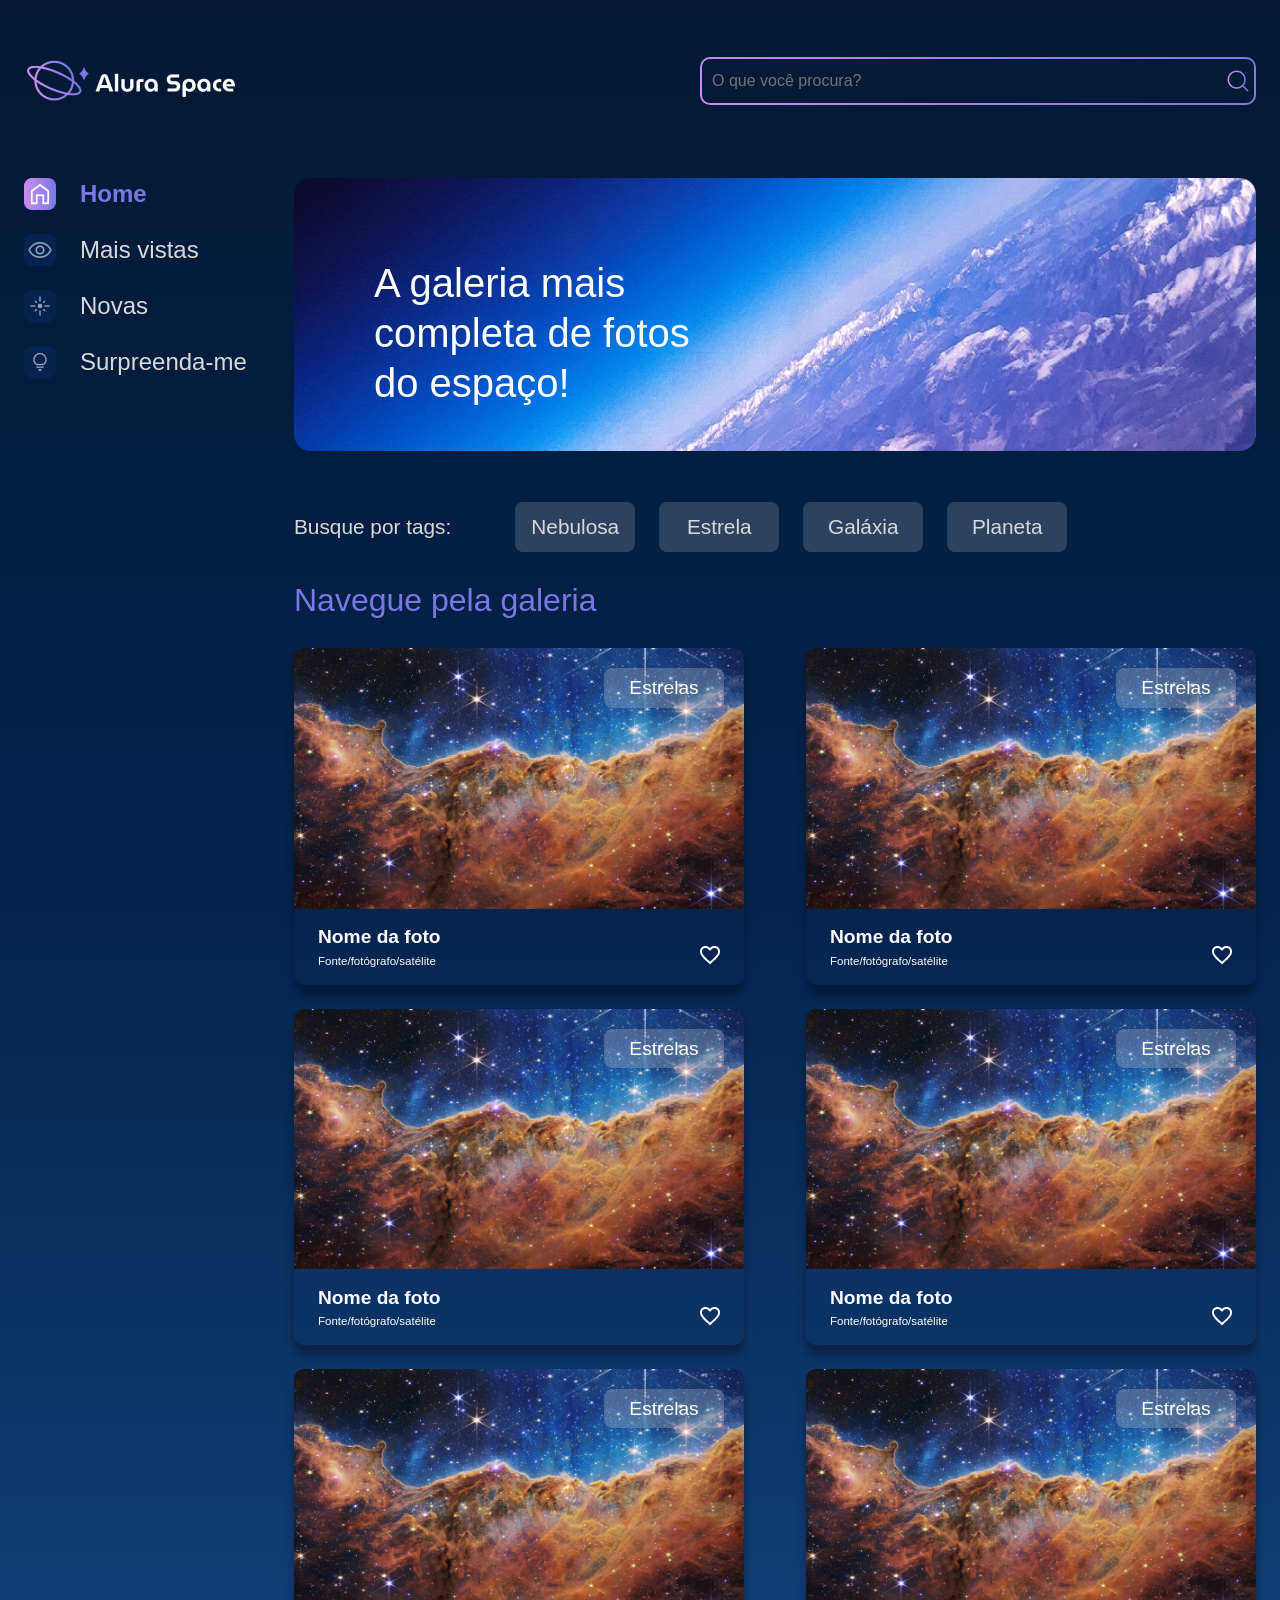
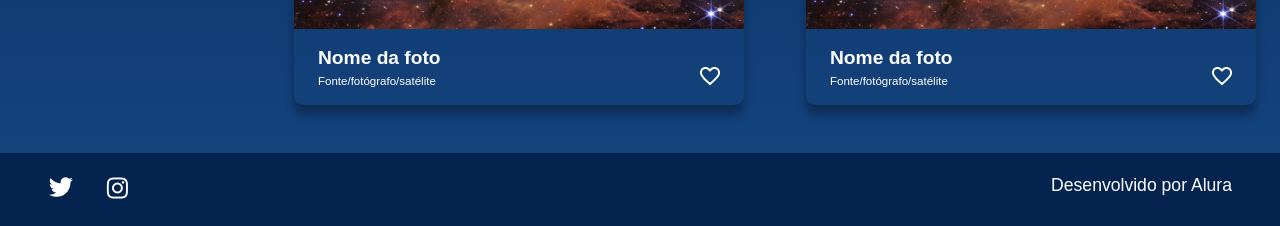
<file: index.html>
<!DOCTYPE html>
<html lang="pt-br">

<head>
    <meta charset="UTF-8">
    <meta http-equiv="X-UA-Compatible" content="IE=edge">
    <meta name="viewport" content="width=device-width, initial-scale=1.0">
    <title>Alura Space</title>
    <link rel="preconnect" href="https://fonts.googleapis.com">
    <link rel="preconnect" href="https://fonts.gstatic.com" crossorigin>
    <link href="https://fonts.googleapis.com/css2?family=Poppins:wght@400;500;600&display=swap" rel="stylesheet">
    <link rel="stylesheet" href="/styles/style.css">
</head>

<body>
    <div class="pagina-inicial">
        <header class="cabecalho">
            <img src="/assets/logo/Logo(2).png" alt="Logo da Alura Space" />
            <div class="cabecalho__busca">
                <div class="busca__fundo">
                    <input class="busca__input" type="text" placeholder="O que você procura?">
                    <img class="busca__icone" src="/assets/ícones/1x/search.png" alt="ícone de search">
                </div>
            </div>
        </header>
        <main class="principal">
            <section class="menu-lateral">
                <nav class="menu-lateral__navegacao">
                    <a href="#"><img src="/assets/ícones/1x/Home - ativo.png"> Home</a>
                    <a href="#"><img src="/assets/ícones/1x/Mais vistas - inativo.png"> Mais vistas</a>
                    <a href="#"><img src="/assets/ícones/1x/Novas - inativo.png"> Novas</a>
                    <a href="#"><img src="/assets/ícones/1x/Surpreenda-me - inativo.png"> Surpreenda-me</a>
                </nav>
            </section>
            <section class="conteudo">
                <section class="banner">
                    <img class="banner__imagem" src="/assets/imagens/Banner(2).png" alt="banner Alura Space">
                    <h1 class="banner__titulo"> A galeria mais completa de fotos do espaço!</h1>
                </section>
                <section class="tags">
                    <p class="tags__titulo">Busque por tags:</p>
                    <ul class="tags__lista">
                        <li class="tags__tag">Nebulosa</li>
                        <li class="tags__tag">Estrela</li>
                        <li class="tags__tag">Galáxia</li>
                        <li class="tags__tag">Planeta</li>
                    </ul>
                </section>
                <section class="galeria">
                    <div class="cards">
                        <h2 class="cards__titulo">Navegue pela galeria</h2>
                        <ul class="cards__lista">
                            <li class="card">
                                <a href="imagem.html">
                                    <img class="card__imagem" src="/assets/imagens/galeria/carina-nebula.png" alt="foto">
                                </a>
                                <span class="card__tag">Estrelas</span>
                                <div class="card__info">
                                    <p class="card__titulo">Nome da foto</p>
                                    <div class="card__texto">
                                        <p class="card__descricao">Fonte/fotógrafo/satélite</p>
                                        <span>
                                            <img src="/assets/ícones/1x/favorite_outline.png" alt="ícone de coração">
                                        </span>
                                    </div>
                                </div>
                            </li>
                            <li class="card">
                                <a href="imagem.html">
                                    <img class="card__imagem" src="/assets/imagens/galeria/carina-nebula.png" alt="foto">
                                </a>
                                <span class="card__tag">Estrelas</span>
                                <div class="card__info">
                                    <p class="card__titulo">Nome da foto</p>
                                    <div class="card__texto">
                                        <p class="card__descricao">Fonte/fotógrafo/satélite</p>
                                        <span>
                                            <img src="/assets/ícones/1x/favorite_outline.png" alt="ícone de coração">
                                        </span>
                                    </div>
                                </div>
                            </li>
                            <li class="card">
                                <a href="imagem.html">
                                    <img class="card__imagem" src="/assets/imagens/galeria/carina-nebula.png" alt="foto">
                                </a>
                                <span class="card__tag">Estrelas</span>
                                <div class="card__info">
                                    <p class="card__titulo">Nome da foto</p>
                                    <div class="card__texto">
                                        <p class="card__descricao">Fonte/fotógrafo/satélite</p>
                                        <span>
                                            <img src="/assets/ícones/1x/favorite_outline.png" alt="ícone de coração">
                                        </span>
                                    </div>
                                </div>
                            </li>
                            <li class="card">
                                <a href="imagem.html">
                                    <img class="card__imagem" src="/assets/imagens/galeria/carina-nebula.png" alt="foto">
                                </a>
                                <span class="card__tag">Estrelas</span>
                                <div class="card__info">
                                    <p class="card__titulo">Nome da foto</p>
                                    <div class="card__texto">
                                        <p class="card__descricao">Fonte/fotógrafo/satélite</p>
                                        <span>
                                            <img src="/assets/ícones/1x/favorite_outline.png" alt="ícone de coração">
                                        </span>
                                    </div>
                                </div>
                            </li>
                            <li class="card">
                                <a href="imagem.html">
                                    <img class="card__imagem" src="/assets/imagens/galeria/carina-nebula.png" alt="foto">
                                </a>
                                <span class="card__tag">Estrelas</span>
                                <div class="card__info">
                                    <p class="card__titulo">Nome da foto</p>
                                    <div class="card__texto">
                                        <p class="card__descricao">Fonte/fotógrafo/satélite</p>
                                        <span>
                                            <img src="/assets/ícones/1x/favorite_outline.png" alt="ícone de coração">
                                        </span>
                                    </div>
                                </div>
                            </li>
                            <li class="card">
                                <a href="imagem.html">
                                    <img class="card__imagem" src="/assets/imagens/galeria/carina-nebula.png" alt="foto">
                                </a>
                                <span class="card__tag">Estrelas</span>
                                <div class="card__info">
                                    <p class="card__titulo">Nome da foto</p>
                                    <div class="card__texto">
                                        <p class="card__descricao">Fonte/fotógrafo/satélite</p>
                                        <span>
                                            <img src="/assets/ícones/1x/favorite_outline.png" alt="ícone de coração">
                                        </span>
                                    </div>
                                </div>
                            </li>
                        </ul>
                    </div>
                </section>
            </section>
        </main>
    </div>
    <footer class="rodape">
        <div class="rodape__icones">
            <a href="https://twitter.com/AluraOnline" target=”_blank” >
                <img src="/assets/ícones/1x/twitter.png" alt="ícone twitter">
            </a>
            <a href="https://www.instagram.com/aluraonline/" target=”_blank” >
                <img src="/assets/ícones/1x/instagram.png" alt="ícone instagram">
            </a>
        </div>
        <p class="rodape__texto">Desenvolvido por Alura</p>
    </footer>
</body>

</html>
</file>
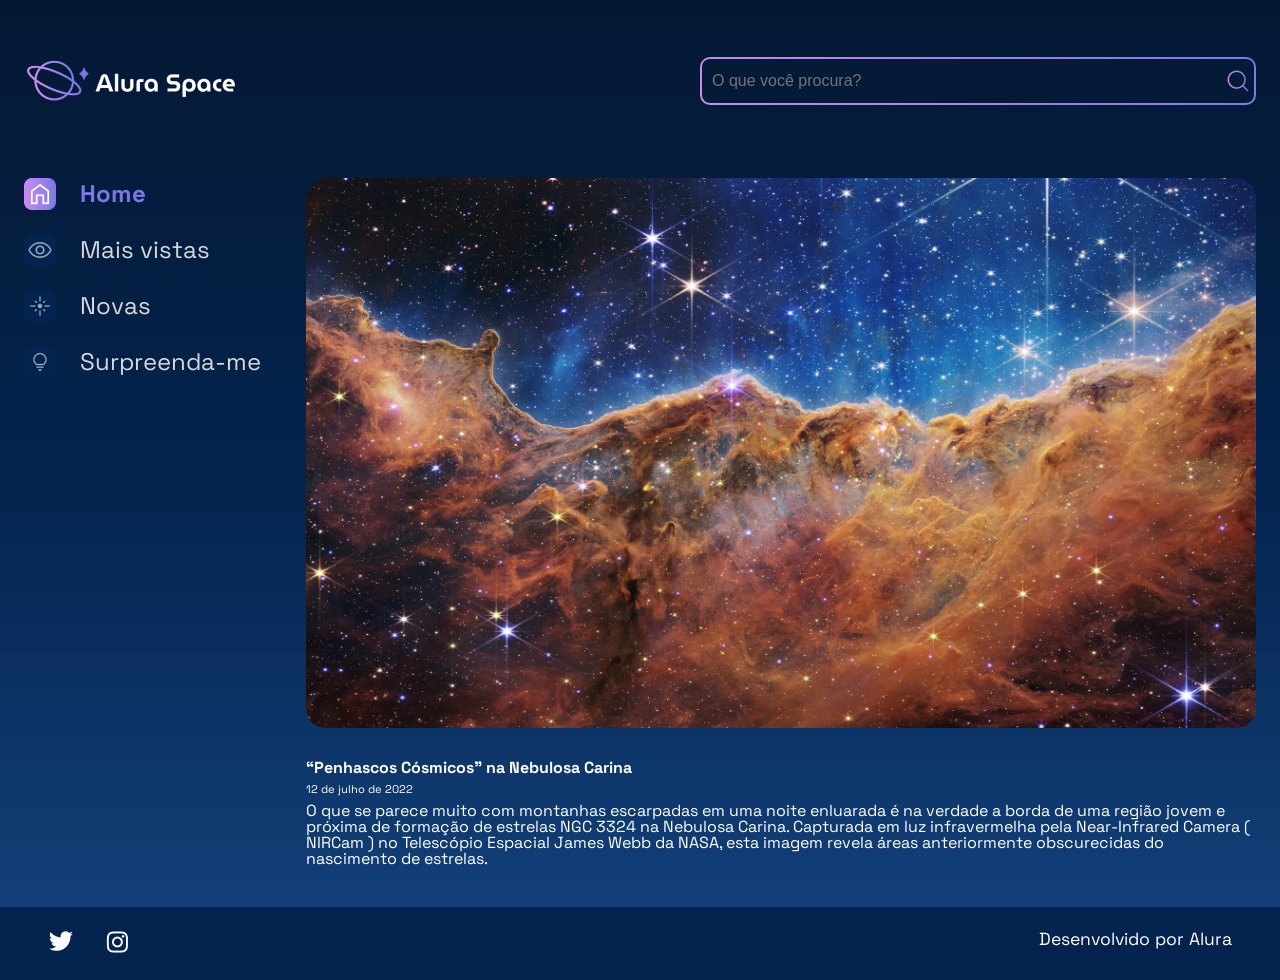
<file: imagem.html>
<!DOCTYPE html>
<html lang="pt-br">

<head>
    <meta charset="UTF-8">
    <meta http-equiv="X-UA-Compatible" content="IE=edge">
    <meta name="viewport" content="width=device-width, initial-scale=1.0">
    <title>Alura Space</title>
    <link rel="preconnect" href="https://fonts.googleapis.com">
    <link rel="preconnect" href="https://fonts.gstatic.com" crossorigin>
    <link href="https://fonts.googleapis.com/css2?family=Space+Grotesk:wght@400;500;600&display=swap" rel="stylesheet">
    <link rel="stylesheet" href="styles/style.css">

</head>

<body>
    <div class="pagina-inicial">
        <header class="cabecalho">
            <img src="/assets/logo/Logo(2).png" alt="Logo da Alura Space" />
            <div class="cabecalho__busca">
                <div class="busca__fundo">
                    <input class="busca__input" type="text" placeholder="O que você procura?">
                    <img class="busca__icone" src="/assets/ícones/1x/search.png" alt="ícone de search">
                </div>
            </div>
        </header>
        <main class="principal">
            <section class="menu-lateral">
                <nav class="menu-lateral__navegacao">
                    <a href="index.html"><img src="/assets/ícones/1x/Home - ativo.png"> Home</a>
                    <a href="#"><img src="/assets/ícones/1x/Mais vistas - inativo.png"> Mais vistas</a>
                    <a href="#"><img src="/assets/ícones/1x/Novas - inativo.png"> Novas</a>
                    <a href="#"><img src="/assets/ícones/1x/Surpreenda-me - inativo.png"> Surpreenda-me</a>
                </nav>
            </section>
            <section class="conteudo">
                <section class="imagem">
                    <div class="imagem__conteudo">
                        <img class="imagem__imagem" src="/assets/imagens/galeria/carina-nebula.png">
                        <div class="imagem__info">
                            <div class="imagem__texto">
                                <p class="imagem__titulo">“Penhascos Cósmicos” na Nebulosa Carina</p>
                                <p class="imagem__descricao">12 de julho de 2022</p>
                                <p class="imagem__texto">O que se parece muito com montanhas escarpadas em uma noite enluarada é na verdade a borda de uma região jovem e próxima de formação de estrelas NGC 3324 na Nebulosa Carina. Capturada em luz infravermelha pela Near-Infrared Camera ( NIRCam ) no Telescópio Espacial James Webb da NASA, esta imagem revela áreas anteriormente obscurecidas do nascimento de estrelas.</p>
                            </div>
                        </div>
                    </div>
                </section>
            </section>
        </main>
    </div>
    <footer class="rodape">
        <div class="rodape__icones">
            <a href="https://twitter.com/AluraOnline" target=”_blank” >
                <img src="/assets/ícones/1x/twitter.png" alt="ícone twitter">
            </a>
            <a href="https://www.instagram.com/aluraonline/" target=”_blank” >
                <img src="/assets/ícones/1x/instagram.png" alt="ícone instagram">
            </a>
        </div>
        <p class="rodape__texto">Desenvolvido por Alura</p>
    </footer>
</body>

</html>
</file>
<file: styles/style.css>
/* http://meyerweb.com/eric/tools/css/reset/ 
   v2.0 | 20110126
   License: none (public domain)
*/


html, body, div, span, applet, object, iframe,
h1, h2, h3, h4, h5, h6, p, blockquote, pre,
a, abbr, acronym, address, big, cite, code,
del, dfn, em, img, ins, kbd, q, s, samp,
small, strike, strong, sub, sup, tt, var,
b, u, i, center,
dl, dt, dd, ol, ul, li,
fieldset, form, label, legend,
table, caption, tbody, tfoot, thead, tr, th, td,
article, aside, canvas, details, embed, 
figure, figcaption, footer, header, hgroup, 
menu, nav, output, ruby, section, summary,
time, mark, audio, video {
    margin: 0;
    padding: 0;
    border: 0;
    font-size: 100%;
    font: inherit;
    vertical-align: baseline;
}
/* HTML5 display-role reset for older browsers */
article, aside, details, figcaption, figure, 
footer, header, hgroup, menu, nav, section {
    display: block;
}
body {
    line-height: 1;
    font-family: 'Space Grotesk', sans-serif;
    min-height: 100vh;
    background: linear-gradient(#041833,#04244F,#154580);
    background-repeat: no-repeat;
    background-position: center;
    background-size: cover;
}
ol, ul {
    list-style: none;
}
blockquote, q {
    quotes: none;
}
blockquote:before, blockquote:after,
q:before, q:after {
    content: '';
    content: none;
}
table {
    border-collapse: collapse;
    border-spacing: 0;
}

.banner {
    width: auto;
    position: relative;
    margin-bottom: 1.5rem;
}

.banner__imagem {
    width: 100%;
}

.banner__titulo {
    color: #FFFFFF;
    font-size: 40px;
    width: 350px;
    line-height: 50px;
    position: absolute;
    top: 80px;
    left: 80px;
}

.cabecalho {
    align-items: center;
    display: flex;
    justify-content: space-between;
    margin: 1.5rem 0 4rem 0;
}

.cabecalho__busca {
    align-items: center;
    border-radius: 10px;
    background: linear-gradient(45deg, #C98CF1,#7B78E5);
    display: flex;
    height: auto;
    justify-content: space-between;
    padding: 2px;
    width: auto; 
}

.busca__fundo {
    align-items: center;
    background-color: #041A37;
    border-radius: 8px;
    display: flex;
    margin: 0 auto;
    width: 100%;
}

.busca__input {
    align-items: center;
    background-color: transparent;
    border: none;
    font-size: 1rem;
    height: 24px;
    padding: 10px;
    width: 500px;
}

.busca__icone {
    cursor: pointer;
    width: 2rem;
    height: 2rem;
}

.cards {
    width: 100%;
}

.cards__titulo {
    color: #7B78E5;
    font-size: 2rem;
    line-height: 3rem;
    margin-bottom: 1.5rem;
}

.cards__lista{
    display: flex;
    flex-wrap: wrap;
    justify-content: space-between;
    align-content: space-between;
}

.card {
    border-radius: 10px;
    box-shadow: 0px 10px 10px #00000050;
    color: #FFFFFF;
    margin-bottom: 1.5rem;
    position: relative;
    width: 450px;
}

.card__imagem {
    width: 450px;
    border-radius: 10px 10px 0 0;
}

.card__tag {
    background-color: #D9D9D940;
    border-radius: 8px;
    border: 2px solid transparent;
    font-size: 1.2rem;
    left: 310px;
    margin-right: 1.5rem;
    padding: .5rem .5rem;
    position: absolute;
    text-align: center;
    top: 20px;
    width: 100px;
}

.card__info {
    font-size: 1.2rem;
    padding: 0 1.5rem 1rem 1.5rem;
}

.card__titulo {
    font-weight: bold;
    line-height: 1.2rem;
    margin-top: 0.8em;
}

.card__texto {
    display: flex;
    justify-content: space-between;
    flex-wrap: wrap;
}

.card__texto img {
    cursor: pointer;
}

.card__descricao {
    font-size: 0.6em;
    margin-top: 0.8em;
}

.galeria {
    display: flex;
    width: 100%;
}

.imagem {
    display: flex;
    justify-content: center;
    align-items: center;
}

.imagem__conteudo {
    background-color: transparent;
    display: flex;
    flex-direction: column;
    border-radius: 20px 20px 0 0;
    width: 950px;
}

.imagem__imagem {
    width: 100%;
    border-radius: 20px;
}

.imagem__info {
    font-size: 1.2rem;
    display: flex;
    justify-content: space-between;
    align-items: center;
    margin-bottom: 1rem;
    margin-top: 1rem;
}

.imagem__texto {
    display: flex;
    flex-direction: column;
    justify-content: space-between;
    color: #FFFFFF;
    margin-top: 0.5rem;
}

.imagem__titulo {
    font-weight: bold;
    line-height: 2rem;
    color: #FFFFFF;
}

.imagem__texto {
    font-size: 1rem;
}

.imagem__descricao {
    font-size: 0.7rem;
}

.menu-lateral {
    padding-right: 1.5rem;
    box-sizing: border-box;
    min-width: 270px;
}

.menu-lateral__navegacao {
    display: flex;
    flex-direction: column;
}

.menu-lateral__navegacao a {
    font-family: 'Space Grotesk', sans-serif;
    align-items: center;
    display: flex;
    margin-bottom: 1.5rem;
    text-decoration: none;
    color: #D9D9D9;
    font-size: 24px;
}

.menu-lateral__navegacao a:first-child {
    font-weight: bold;
    color: #7B78E5;
}

.menu-lateral__navegacao img {
    margin-right: 1.5rem;
}

.pagina-inicial {
    max-width: 1440px;
    padding: 1.5rem;
    margin: 0 auto;
}

.populares {
    margin-left: 1.5rem;
}

.populares__titulo {
    font-size: 2rem;
    color: #7B78E5;
    line-height: 3rem;
    margin-bottom: 1.5rem;
}

.populares__imagens {
    display: flex;
    flex-direction: column;
}

.populares__imagem {
    margin-bottom: 1.5rem;
}

.populares__botao {
    width: 100%;
    height: 50px;
    border-radius: 10px;
    background: linear-gradient(45deg, #C98CF1,#7B78E5);
    padding: 2px;
    box-sizing: border-box;
}

.populares__link {
    display: flex;
    justify-content: center;
    align-items: center;
    font-size: 20px;
    text-decoration: none;
    color: #FFFFFF;
    background-color: #082D5C;
    width: 100%;
    height: 100%;
    border-radius: 8px;
    transition: .5s;
}

.populares__link:hover {
    background: transparent;
}

.principal {
    display: flex;
    justify-content: space-between;
}

.rodape {
    background-color: #04244F;
    width: 100%;
    padding: 1.5rem 3rem;
    box-sizing: border-box;
    display: flex;
    justify-content: space-between;
    color: #FFFFFF;
}

.rodape__icones {
    width: 80px;
    display: flex;
    justify-content: space-between;
}

.rodape__texto {
    font-size: 1.1rem;
}

.tags {
    padding: 1.5rem 0;
    display: flex;
    align-items: center;
    color: #D9D9D9;
    font-size: 1.3rem;
}

.tags__titulo {
    margin-right: 4rem;
}

.tags__lista {
    display: flex;
}

.tags__tag {
    background-color: #D9D9D930;
    margin-right: 1.5rem;
    border-radius: 8px;
    padding: .8rem .5rem;
    width: 100px;
    text-align: center;
    border: 2px solid transparent;
}

.tags__tag:hover {
    border: 2px solid #7B78E5;
    cursor: pointer;
}
</file>
